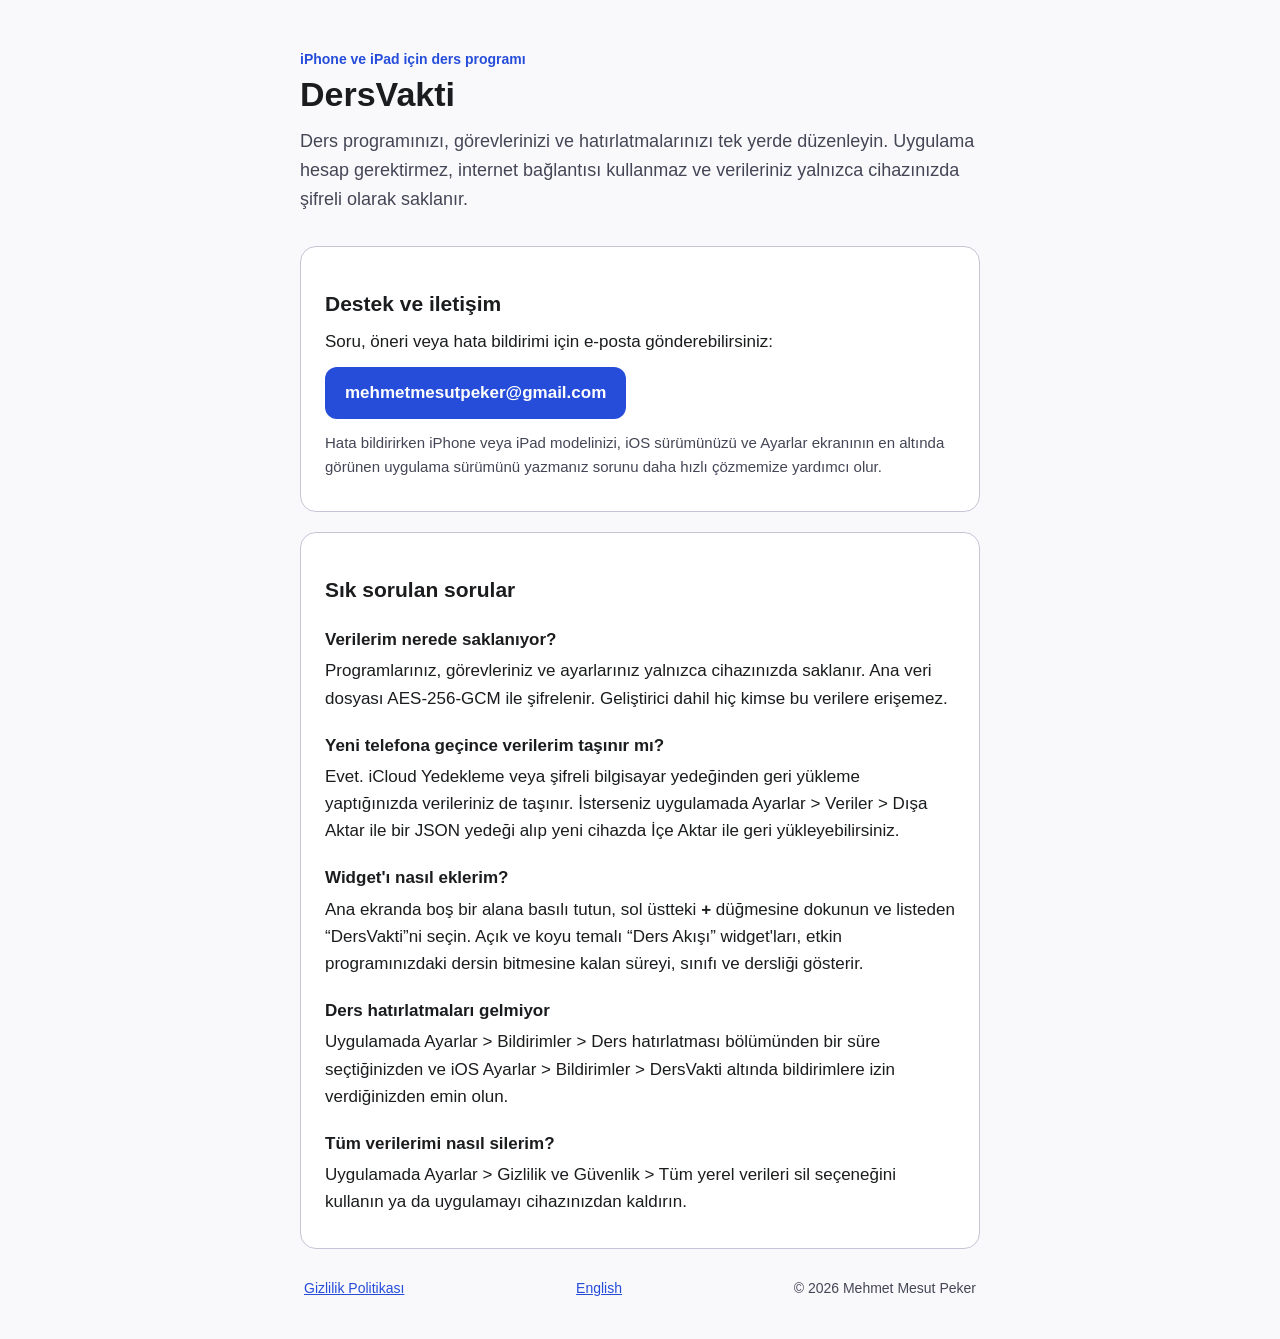
<file: index.html>
<!DOCTYPE html>
<html lang="tr">
<head>
<meta charset="utf-8">
<meta name="viewport" content="width=device-width, initial-scale=1">
<title>DersVakti — Destek</title>
<meta name="description" content="DersVakti iOS uygulaması için destek ve iletişim sayfası.">
<link rel="stylesheet" href="style.css">
</head>
<body>
<main>
<header>
<p class="eyebrow">iPhone ve iPad için ders programı</p>
<h1>DersVakti</h1>
<p class="lead">Ders programınızı, görevlerinizi ve hatırlatmalarınızı tek yerde düzenleyin. Uygulama hesap gerektirmez, internet bağlantısı kullanmaz ve verileriniz yalnızca cihazınızda şifreli olarak saklanır.</p>
</header>

<section>
<h2>Destek ve iletişim</h2>
<p>Soru, öneri veya hata bildirimi için e-posta gönderebilirsiniz:</p>
<p><a class="button" href="mailto:mehmetmesutpeker@gmail.com?subject=DersVakti%20Destek">mehmetmesutpeker@gmail.com</a></p>
<p class="muted">Hata bildirirken iPhone veya iPad modelinizi, iOS sürümünüzü ve Ayarlar ekranının en altında görünen uygulama sürümünü yazmanız sorunu daha hızlı çözmemize yardımcı olur.</p>
</section>

<section>
<h2>Sık sorulan sorular</h2>
<h3>Verilerim nerede saklanıyor?</h3>
<p>Programlarınız, görevleriniz ve ayarlarınız yalnızca cihazınızda saklanır. Ana veri dosyası AES-256-GCM ile şifrelenir. Geliştirici dahil hiç kimse bu verilere erişemez.</p>
<h3>Yeni telefona geçince verilerim taşınır mı?</h3>
<p>Evet. iCloud Yedekleme veya şifreli bilgisayar yedeğinden geri yükleme yaptığınızda verileriniz de taşınır. İsterseniz uygulamada Ayarlar &gt; Veriler &gt; Dışa Aktar ile bir JSON yedeği alıp yeni cihazda İçe Aktar ile geri yükleyebilirsiniz.</p>
<h3>Widget'ı nasıl eklerim?</h3>
<p>Ana ekranda boş bir alana basılı tutun, sol üstteki <strong>+</strong> düğmesine dokunun ve listeden “DersVakti”ni seçin. Açık ve koyu temalı “Ders Akışı” widget'ları, etkin programınızdaki dersin bitmesine kalan süreyi, sınıfı ve dersliği gösterir.</p>
<h3>Ders hatırlatmaları gelmiyor</h3>
<p>Uygulamada Ayarlar &gt; Bildirimler &gt; Ders hatırlatması bölümünden bir süre seçtiğinizden ve iOS Ayarlar &gt; Bildirimler &gt; DersVakti altında bildirimlere izin verdiğinizden emin olun.</p>
<h3>Tüm verilerimi nasıl silerim?</h3>
<p>Uygulamada Ayarlar &gt; Gizlilik ve Güvenlik &gt; Tüm yerel verileri sil seçeneğini kullanın ya da uygulamayı cihazınızdan kaldırın.</p>
</section>

<footer>
<a href="gizlilik.html">Gizlilik Politikası</a>
<a href="en/" lang="en">English</a>
<span>© 2026 Mehmet Mesut Peker</span>
</footer>
</main>
</body>
</html>
</file>
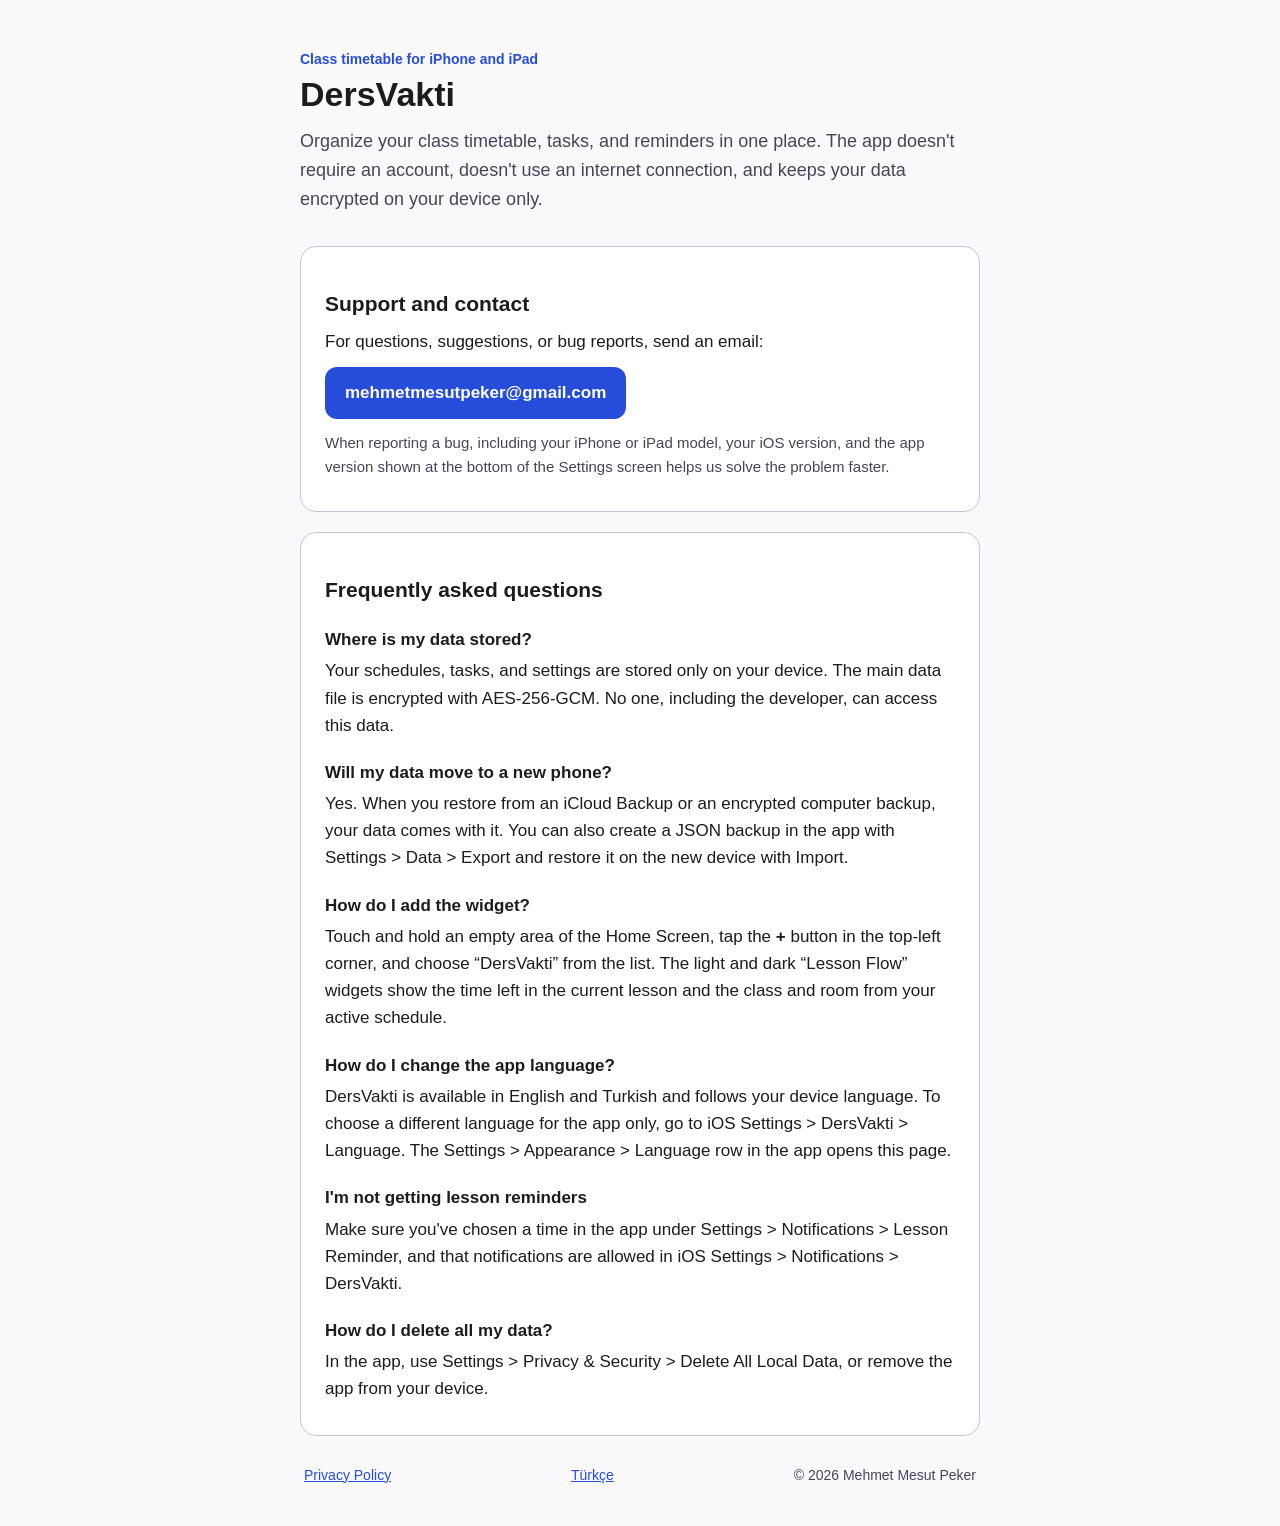
<file: en/index.html>
<!DOCTYPE html>
<html lang="en">
<head>
<meta charset="utf-8">
<meta name="viewport" content="width=device-width, initial-scale=1">
<title>DersVakti — Support</title>
<meta name="description" content="Support and contact page for the DersVakti iOS app.">
<link rel="stylesheet" href="../style.css">
</head>
<body>
<main>
<header>
<p class="eyebrow">Class timetable for iPhone and iPad</p>
<h1>DersVakti</h1>
<p class="lead">Organize your class timetable, tasks, and reminders in one place. The app doesn't require an account, doesn't use an internet connection, and keeps your data encrypted on your device only.</p>
</header>

<section>
<h2>Support and contact</h2>
<p>For questions, suggestions, or bug reports, send an email:</p>
<p><a class="button" href="mailto:mehmetmesutpeker@gmail.com?subject=DersVakti%20Support">mehmetmesutpeker@gmail.com</a></p>
<p class="muted">When reporting a bug, including your iPhone or iPad model, your iOS version, and the app version shown at the bottom of the Settings screen helps us solve the problem faster.</p>
</section>

<section>
<h2>Frequently asked questions</h2>
<h3>Where is my data stored?</h3>
<p>Your schedules, tasks, and settings are stored only on your device. The main data file is encrypted with AES-256-GCM. No one, including the developer, can access this data.</p>
<h3>Will my data move to a new phone?</h3>
<p>Yes. When you restore from an iCloud Backup or an encrypted computer backup, your data comes with it. You can also create a JSON backup in the app with Settings &gt; Data &gt; Export and restore it on the new device with Import.</p>
<h3>How do I add the widget?</h3>
<p>Touch and hold an empty area of the Home Screen, tap the <strong>+</strong> button in the top-left corner, and choose “DersVakti” from the list. The light and dark “Lesson Flow” widgets show the time left in the current lesson and the class and room from your active schedule.</p>
<h3>How do I change the app language?</h3>
<p>DersVakti is available in English and Turkish and follows your device language. To choose a different language for the app only, go to iOS Settings &gt; DersVakti &gt; Language. The Settings &gt; Appearance &gt; Language row in the app opens this page.</p>
<h3>I'm not getting lesson reminders</h3>
<p>Make sure you've chosen a time in the app under Settings &gt; Notifications &gt; Lesson Reminder, and that notifications are allowed in iOS Settings &gt; Notifications &gt; DersVakti.</p>
<h3>How do I delete all my data?</h3>
<p>In the app, use Settings &gt; Privacy &amp; Security &gt; Delete All Local Data, or remove the app from your device.</p>
</section>

<footer>
<a href="privacy.html">Privacy Policy</a>
<a href="../index.html" lang="tr">Türkçe</a>
<span>© 2026 Mehmet Mesut Peker</span>
</footer>
</main>
</body>
</html>
</file>
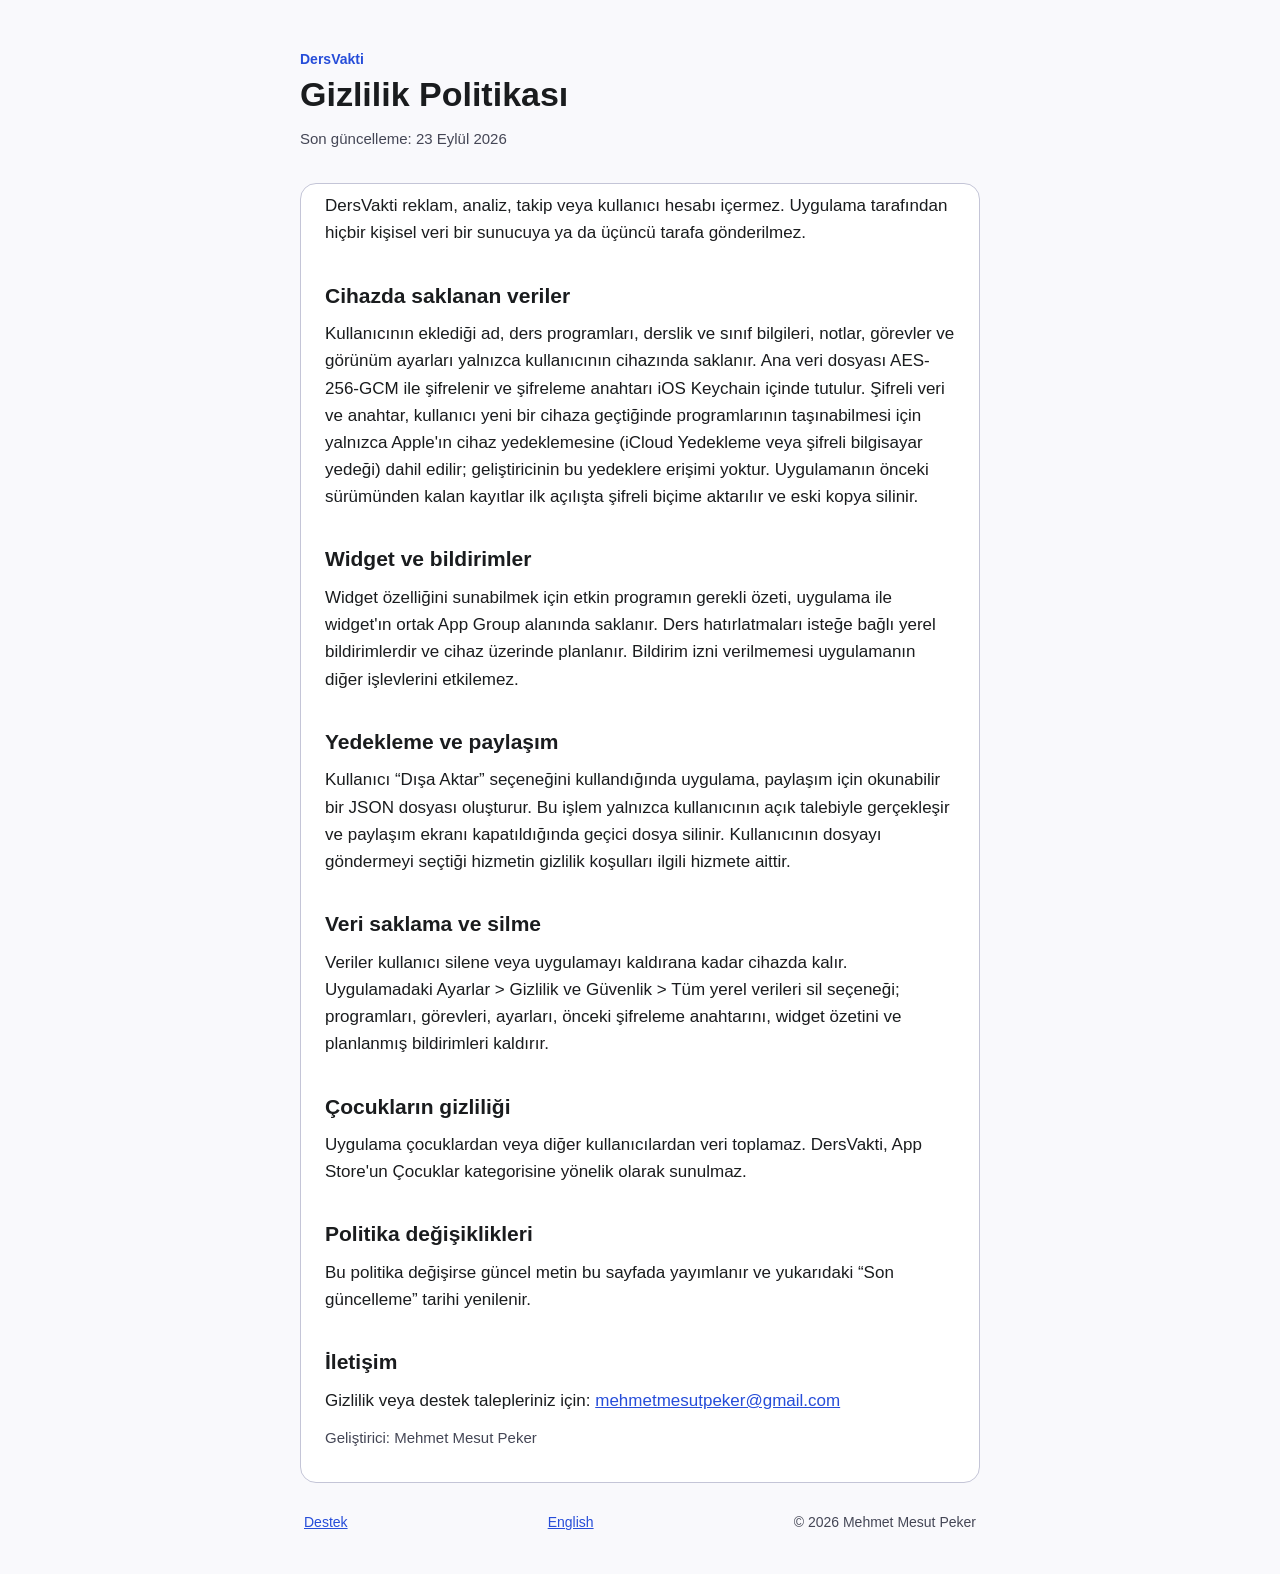
<file: gizlilik.html>
<!DOCTYPE html>
<html lang="tr">
<head>
<meta charset="utf-8">
<meta name="viewport" content="width=device-width, initial-scale=1">
<title>DersVakti — Gizlilik Politikası</title>
<meta name="description" content="DersVakti iOS uygulamasının gizlilik politikası.">
<link rel="stylesheet" href="style.css">
</head>
<body>
<main>
<header>
<p class="eyebrow"><a href="index.html">DersVakti</a></p>
<h1>Gizlilik Politikası</h1>
<p class="muted">Son güncelleme: 23 Eylül 2026</p>
</header>

<section>
<p>DersVakti reklam, analiz, takip veya kullanıcı hesabı içermez. Uygulama tarafından hiçbir kişisel veri bir sunucuya ya da üçüncü tarafa gönderilmez.</p>

<h2>Cihazda saklanan veriler</h2>
<p>Kullanıcının eklediği ad, ders programları, derslik ve sınıf bilgileri, notlar, görevler ve görünüm ayarları yalnızca kullanıcının cihazında saklanır. Ana veri dosyası AES-256-GCM ile şifrelenir ve şifreleme anahtarı iOS Keychain içinde tutulur. Şifreli veri ve anahtar, kullanıcı yeni bir cihaza geçtiğinde programlarının taşınabilmesi için yalnızca Apple'ın cihaz yedeklemesine (iCloud Yedekleme veya şifreli bilgisayar yedeği) dahil edilir; geliştiricinin bu yedeklere erişimi yoktur. Uygulamanın önceki sürümünden kalan kayıtlar ilk açılışta şifreli biçime aktarılır ve eski kopya silinir.</p>

<h2>Widget ve bildirimler</h2>
<p>Widget özelliğini sunabilmek için etkin programın gerekli özeti, uygulama ile widget'ın ortak App Group alanında saklanır. Ders hatırlatmaları isteğe bağlı yerel bildirimlerdir ve cihaz üzerinde planlanır. Bildirim izni verilmemesi uygulamanın diğer işlevlerini etkilemez.</p>

<h2>Yedekleme ve paylaşım</h2>
<p>Kullanıcı “Dışa Aktar” seçeneğini kullandığında uygulama, paylaşım için okunabilir bir JSON dosyası oluşturur. Bu işlem yalnızca kullanıcının açık talebiyle gerçekleşir ve paylaşım ekranı kapatıldığında geçici dosya silinir. Kullanıcının dosyayı göndermeyi seçtiği hizmetin gizlilik koşulları ilgili hizmete aittir.</p>

<h2>Veri saklama ve silme</h2>
<p>Veriler kullanıcı silene veya uygulamayı kaldırana kadar cihazda kalır. Uygulamadaki Ayarlar &gt; Gizlilik ve Güvenlik &gt; Tüm yerel verileri sil seçeneği; programları, görevleri, ayarları, önceki şifreleme anahtarını, widget özetini ve planlanmış bildirimleri kaldırır.</p>

<h2>Çocukların gizliliği</h2>
<p>Uygulama çocuklardan veya diğer kullanıcılardan veri toplamaz. DersVakti, App Store'un Çocuklar kategorisine yönelik olarak sunulmaz.</p>

<h2>Politika değişiklikleri</h2>
<p>Bu politika değişirse güncel metin bu sayfada yayımlanır ve yukarıdaki “Son güncelleme” tarihi yenilenir.</p>

<h2>İletişim</h2>
<p>Gizlilik veya destek talepleriniz için: <a href="mailto:mehmetmesutpeker@gmail.com?subject=DersVakti%20Gizlilik">mehmetmesutpeker@gmail.com</a></p>
<p class="muted">Geliştirici: Mehmet Mesut Peker</p>
</section>

<footer>
<a href="index.html">Destek</a>
<a href="en/privacy.html" lang="en">English</a>
<span>© 2026 Mehmet Mesut Peker</span>
</footer>
</main>
</body>
</html>
</file>
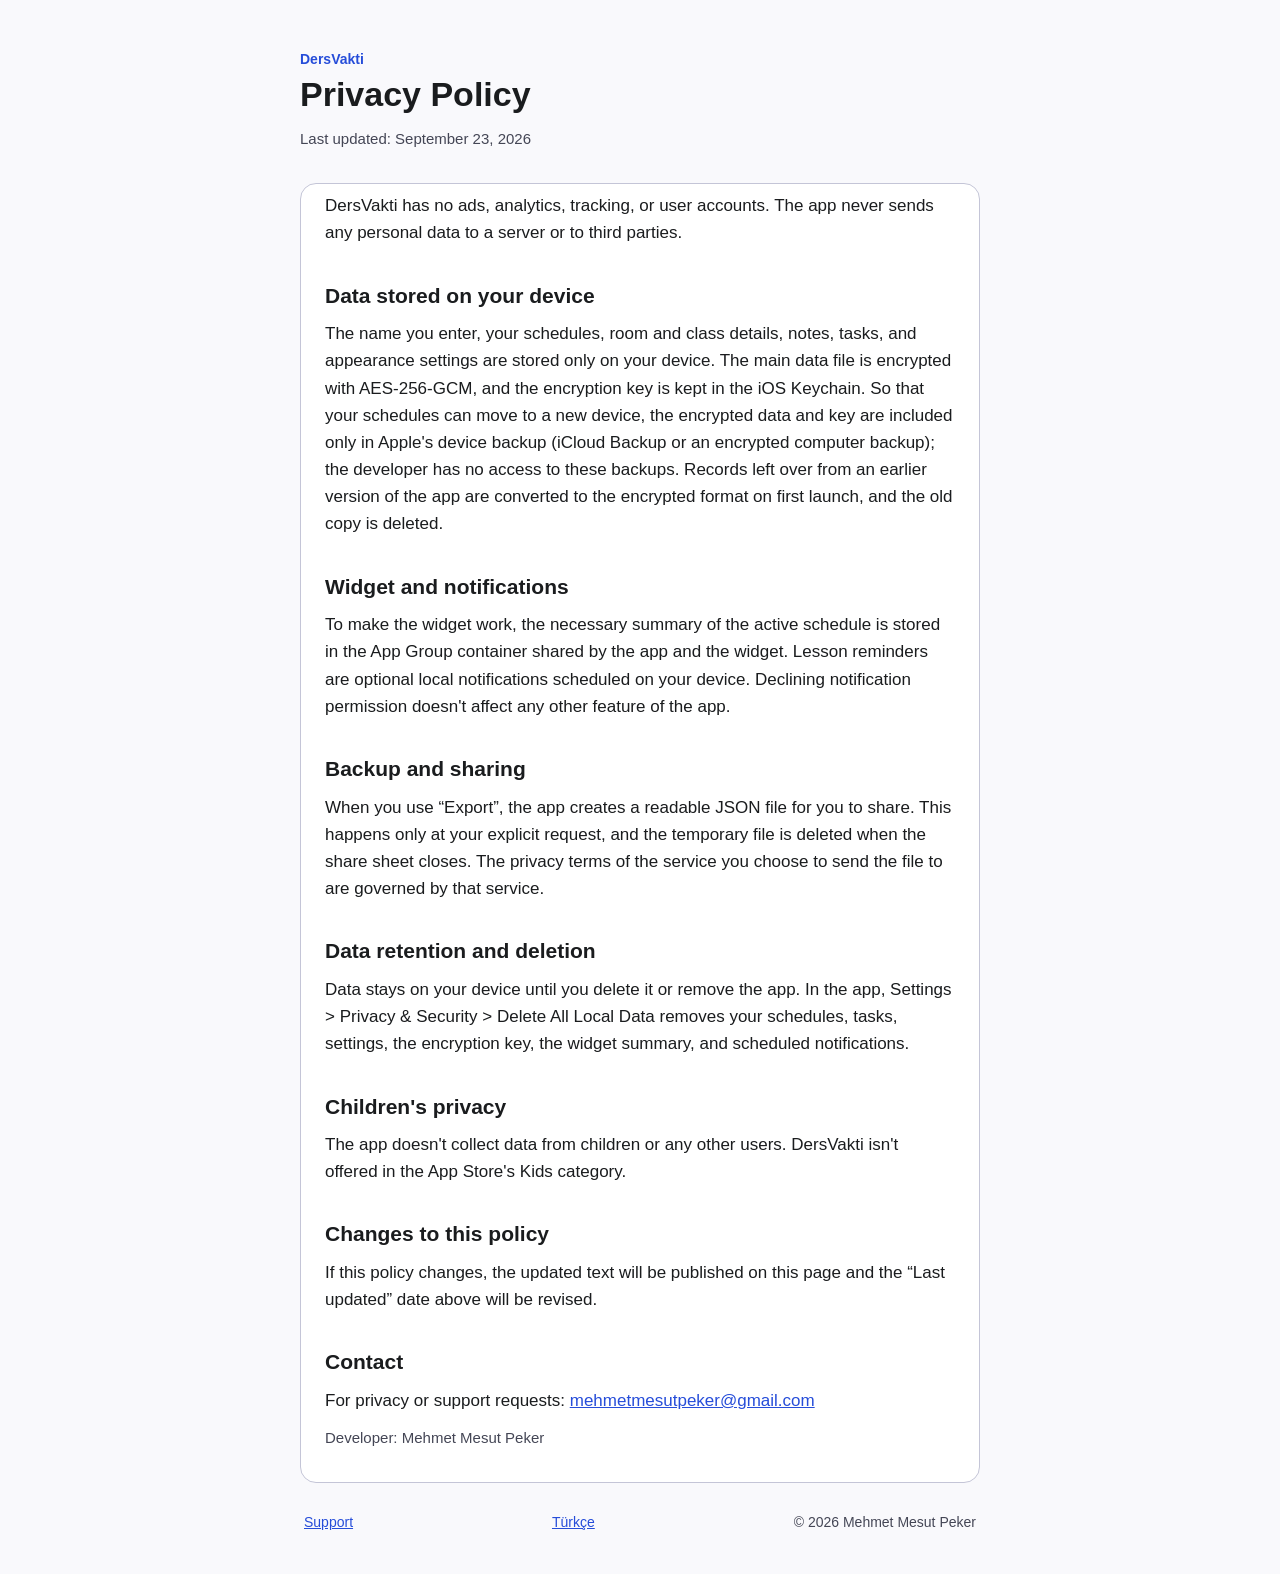
<file: en/privacy.html>
<!DOCTYPE html>
<html lang="en">
<head>
<meta charset="utf-8">
<meta name="viewport" content="width=device-width, initial-scale=1">
<title>DersVakti — Privacy Policy</title>
<meta name="description" content="Privacy policy of the DersVakti iOS app.">
<link rel="stylesheet" href="../style.css">
</head>
<body>
<main>
<header>
<p class="eyebrow"><a href="index.html">DersVakti</a></p>
<h1>Privacy Policy</h1>
<p class="muted">Last updated: September 23, 2026</p>
</header>

<section>
<p>DersVakti has no ads, analytics, tracking, or user accounts. The app never sends any personal data to a server or to third parties.</p>

<h2>Data stored on your device</h2>
<p>The name you enter, your schedules, room and class details, notes, tasks, and appearance settings are stored only on your device. The main data file is encrypted with AES-256-GCM, and the encryption key is kept in the iOS Keychain. So that your schedules can move to a new device, the encrypted data and key are included only in Apple's device backup (iCloud Backup or an encrypted computer backup); the developer has no access to these backups. Records left over from an earlier version of the app are converted to the encrypted format on first launch, and the old copy is deleted.</p>

<h2>Widget and notifications</h2>
<p>To make the widget work, the necessary summary of the active schedule is stored in the App Group container shared by the app and the widget. Lesson reminders are optional local notifications scheduled on your device. Declining notification permission doesn't affect any other feature of the app.</p>

<h2>Backup and sharing</h2>
<p>When you use “Export”, the app creates a readable JSON file for you to share. This happens only at your explicit request, and the temporary file is deleted when the share sheet closes. The privacy terms of the service you choose to send the file to are governed by that service.</p>

<h2>Data retention and deletion</h2>
<p>Data stays on your device until you delete it or remove the app. In the app, Settings &gt; Privacy &amp; Security &gt; Delete All Local Data removes your schedules, tasks, settings, the encryption key, the widget summary, and scheduled notifications.</p>

<h2>Children's privacy</h2>
<p>The app doesn't collect data from children or any other users. DersVakti isn't offered in the App Store's Kids category.</p>

<h2>Changes to this policy</h2>
<p>If this policy changes, the updated text will be published on this page and the “Last updated” date above will be revised.</p>

<h2>Contact</h2>
<p>For privacy or support requests: <a href="mailto:mehmetmesutpeker@gmail.com?subject=DersVakti%20Privacy">mehmetmesutpeker@gmail.com</a></p>
<p class="muted">Developer: Mehmet Mesut Peker</p>
</section>

<footer>
<a href="index.html">Support</a>
<a href="../gizlilik.html" lang="tr">Türkçe</a>
<span>© 2026 Mehmet Mesut Peker</span>
</footer>
</main>
</body>
</html>
</file>
<file: style.css>
:root {
  --bg: #F9F9FC;
  --card: #FFFFFF;
  --text: #1A1C1E;
  --muted: #444655;
  --primary: #264DD9;
  --border: #C4C5D7;
}
@media (prefers-color-scheme: dark) {
  :root {
    --bg: #12141F;
    --card: #1D2030;
    --text: #F2F3FA;
    --muted: #A6ABC4;
    --primary: #7B80F0;
    --border: #2C3048;
  }
}
* { box-sizing: border-box; }
body {
  margin: 0;
  background: var(--bg);
  color: var(--text);
  font: 17px/1.6 -apple-system, BlinkMacSystemFont, "Segoe UI", Roboto, sans-serif;
}
main { max-width: 720px; margin: 0 auto; padding: 48px 20px 32px; }
header { margin-bottom: 32px; }
.eyebrow { color: var(--primary); font-weight: 700; font-size: 14px; margin: 0 0 4px; }
.eyebrow a { color: inherit; text-decoration: none; }
h1 { font-size: 34px; line-height: 1.2; margin: 0 0 12px; font-weight: 800; }
h2 { font-size: 21px; margin: 32px 0 8px; }
h3 { font-size: 17px; margin: 20px 0 4px; }
p { margin: 0 0 12px; }
.lead { font-size: 18px; color: var(--muted); }
.muted { color: var(--muted); font-size: 15px; }
section {
  background: var(--card);
  border: 1px solid var(--border);
  border-radius: 16px;
  padding: 8px 24px 20px;
  margin-bottom: 20px;
}
a { color: var(--primary); }
.button {
  display: inline-block;
  background: var(--primary);
  color: #fff;
  text-decoration: none;
  font-weight: 700;
  padding: 12px 20px;
  border-radius: 12px;
}
footer {
  display: flex;
  justify-content: space-between;
  flex-wrap: wrap;
  gap: 8px;
  color: var(--muted);
  font-size: 14px;
  padding: 8px 4px;
}
</file>
